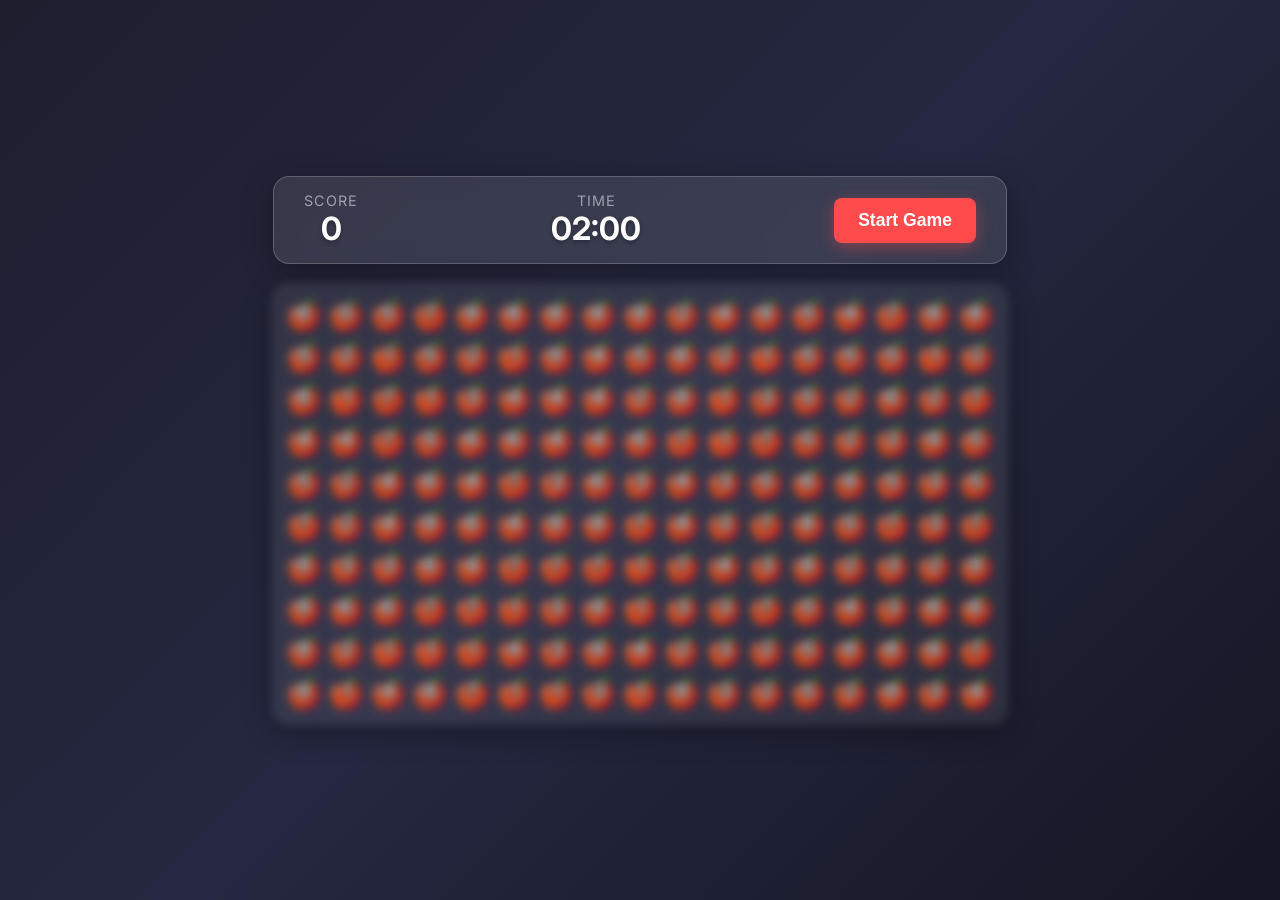
<file: game/index.html>
<!DOCTYPE html>
<html lang="ko">
<head>
    <meta charset="UTF-8">
    <meta name="viewport" content="width=device-width, initial-scale=1.0, maximum-scale=1.0, user-scalable=no">
    <title>사과 10 만들기 게임</title>
    <link rel="stylesheet" href="style.css">
    <link href="https://fonts.googleapis.com/css2?family=Inter:wght@400;600;700&display=swap" rel="stylesheet">
</head>
<body>
    <div id="game-container">
        <header class="header">
            <div class="score-container">
                <span class="label">Score</span>
                <span id="score">0</span>
            </div>
            <div class="timer-container">
                <span class="label">Time</span>
                <span id="timer">02:00</span>
            </div>
            <button id="start-btn" class="btn">Start Game</button>
        </header>

        <main id="board" class="board blur">
            <!-- Grid will be generated here -->
        </main>
        
        <div id="game-over-modal" class="modal hidden">
            <div class="modal-content">
                <h2>Game Over!</h2>
                <p>Your Score: <span id="final-score">0</span></p>
                <button id="restart-btn" class="btn">Play Again</button>
            </div>
        </div>
    </div>
    <script src="script.js"></script>
</body>
</html>
</file>
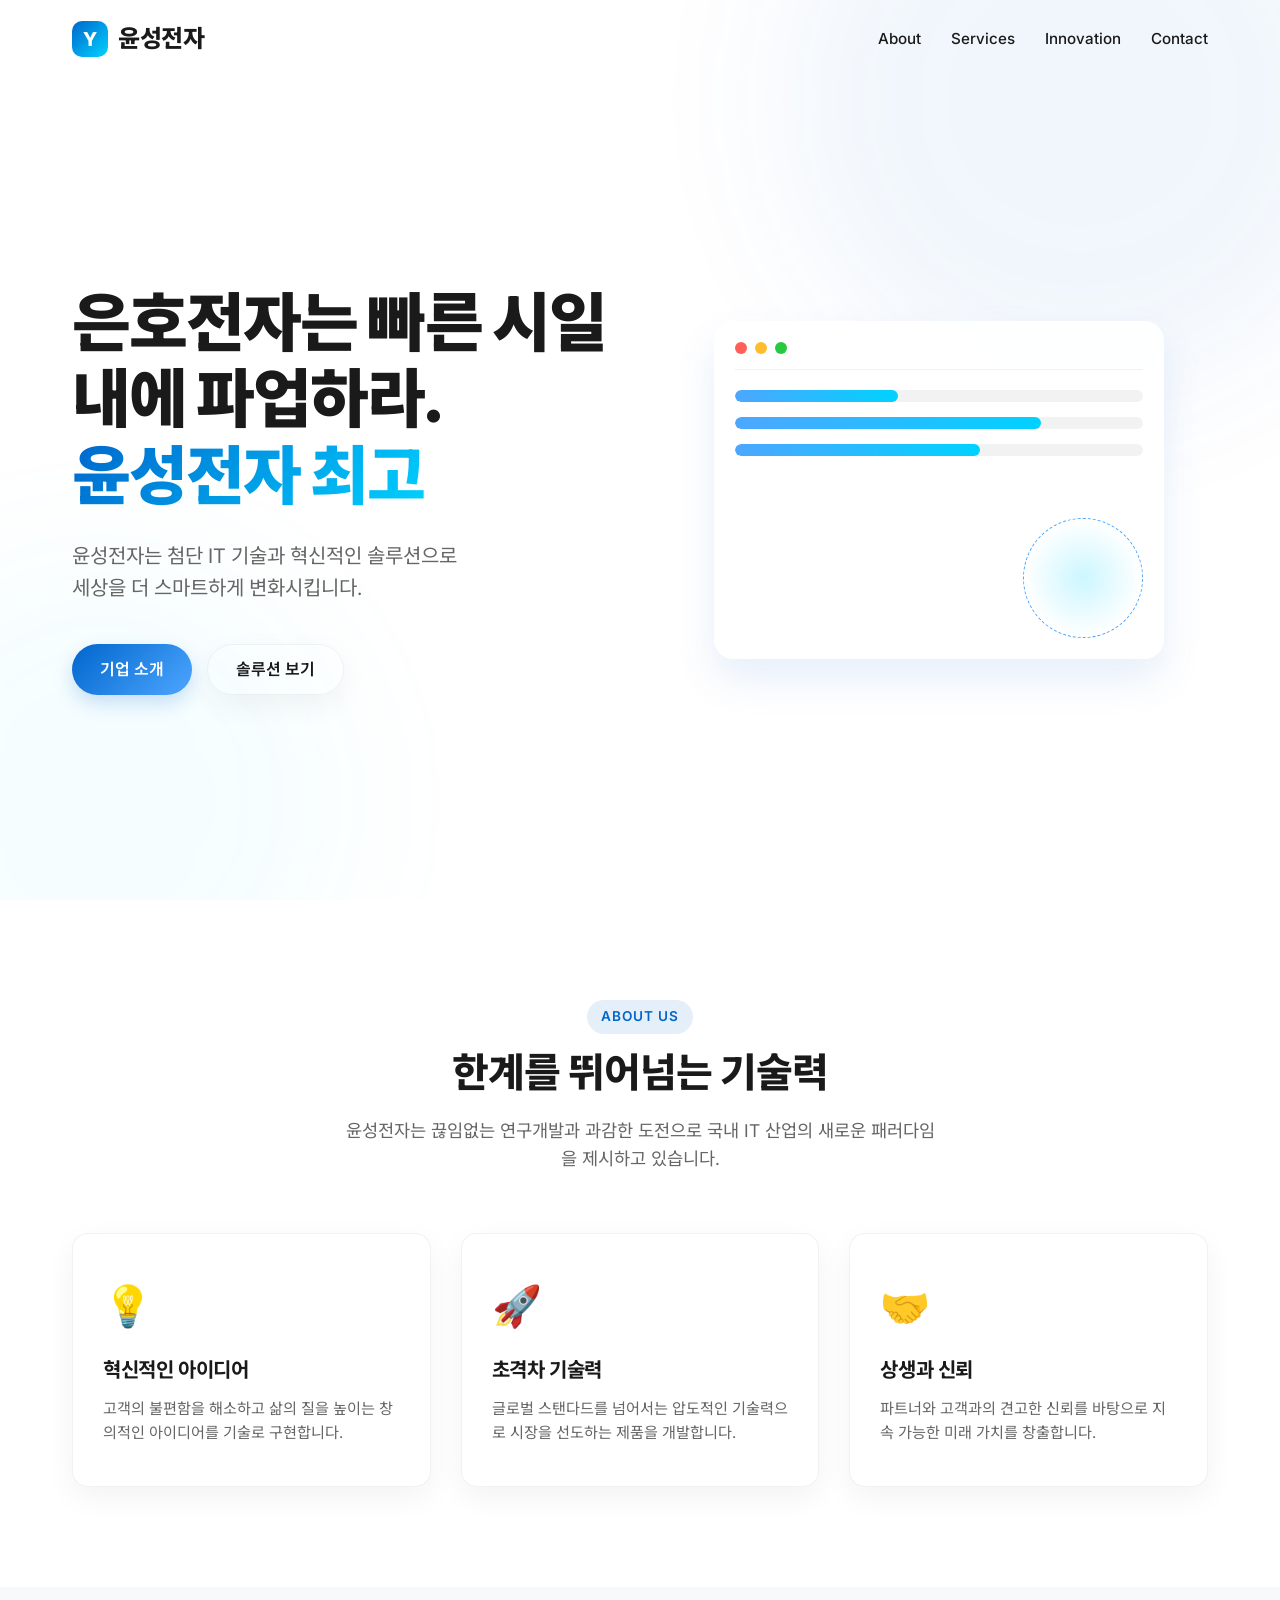
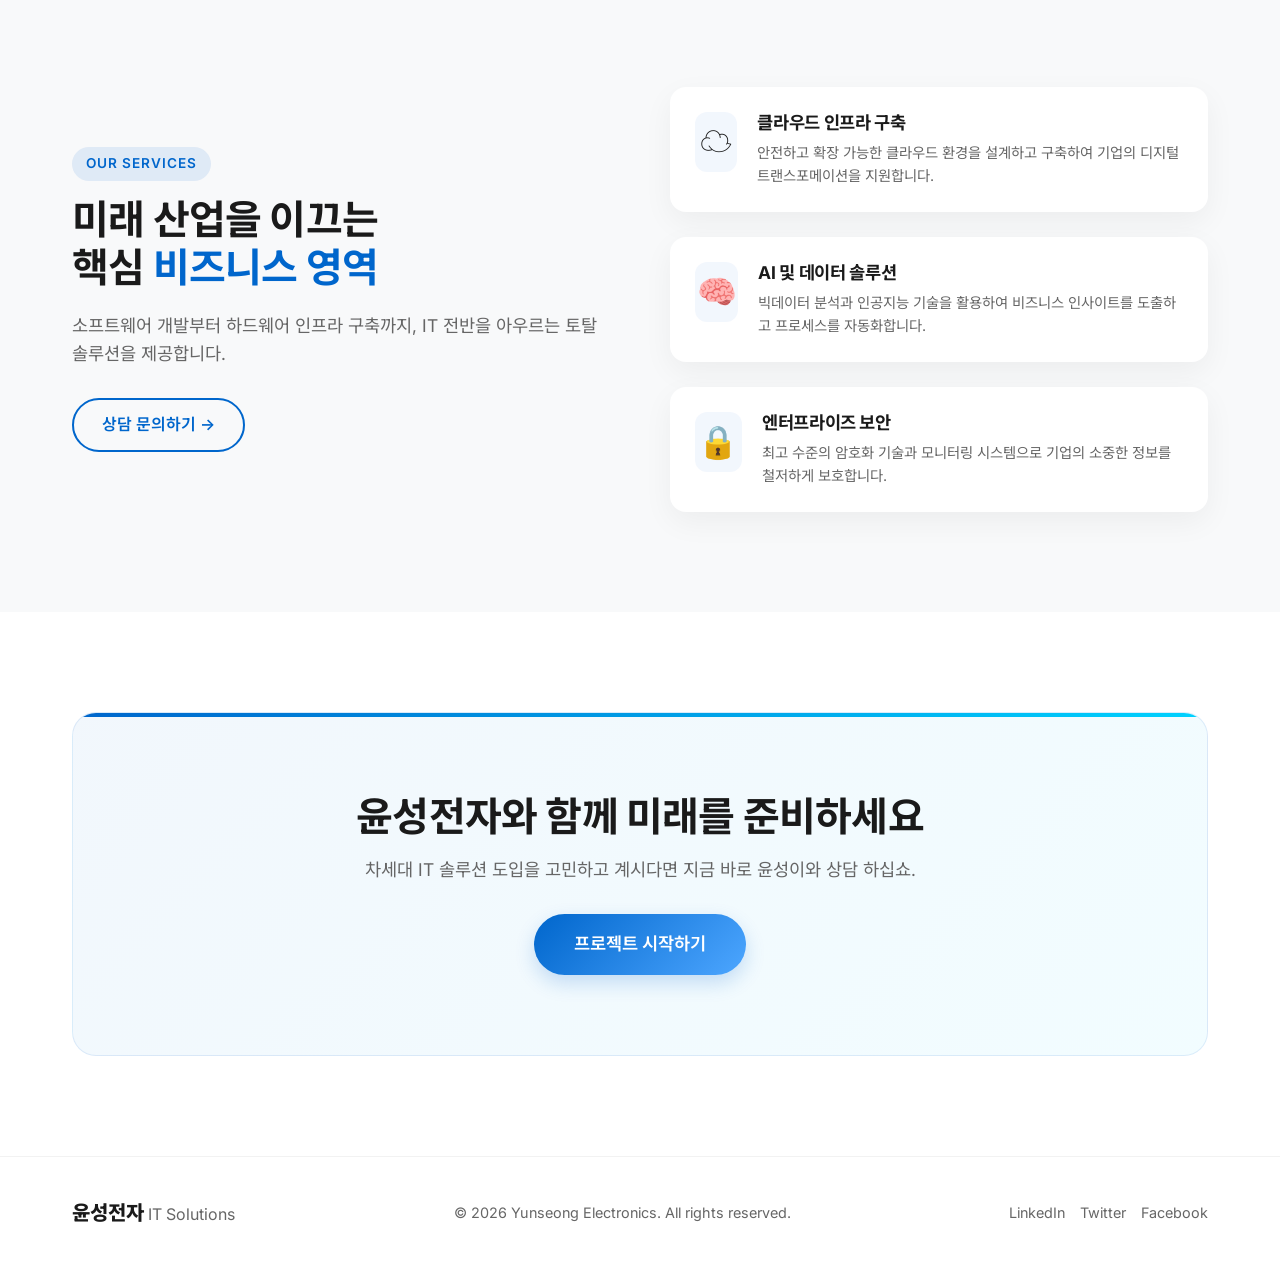
<file: 연숩/index.html>
<!DOCTYPE html>
<html lang="ko">

<head>
    <meta charset="UTF-8">
    <meta name="viewport" content="width=device-width, initial-scale=1.0">
    <meta name="description" content="미래를 혁신하는 IT 리더, 윤성전자의 공식 웹사이트입니다.">
    <title>윤성전자 - 미래 IT의 새로운 기준</title>
    <!-- Google Fonts -->
    <link rel="preconnect" href="https://fonts.googleapis.com">
    <link rel="preconnect" href="https://fonts.gstatic.com" crossorigin>
    <link
        href="https://fonts.googleapis.com/css2?family=Inter:wght@300;400;600;800&family=Noto+Sans+KR:wght@300;400;500;700;900&display=swap"
        rel="stylesheet">
    <link rel="stylesheet" href="styles.css">
</head>

<body>
    <!-- Navbar -->
    <header class="navbar">
        <div class="nav-container">
            <a href="#" class="logo">
                <div class="logo-mark">Y</div>
                <span>윤성전자</span>
            </a>
            <nav class="nav-links">
                <a href="#about">About</a>
                <a href="#services">Services</a>
                <a href="#innovation">Innovation</a>
                <a href="#contact">Contact</a>
            </nav>
            <button class="menu-btn" aria-label="Toggle Menu">
                <span class="hamburger"></span>
            </button>
        </div>
    </header>

    <main>
        <!-- Hero Section -->
        <section id="hero" class="hero">
            <div class="hero-bg-shapes">
                <div class="shape shape-1"></div>
                <div class="shape shape-2"></div>
            </div>
            <div class="container hero-content">
                <div class="hero-text fade-up">
                    <h1 class="hero-title">은호전자는 빠른 시일 내에 파업하라.<br><span class="text-gradient">윤성전자 최고</span>
                    </h1>
                    <p class="hero-subtitle">윤성전자는 첨단 IT 기술과 혁신적인 솔루션으로<br>세상을 더 스마트하게 변화시킵니다.</p>
                    <div class="hero-actions">
                        <a href="#about" class="btn btn-primary">기업 소개</a>
                        <a href="#services" class="btn btn-secondary">솔루션 보기</a>
                    </div>
                </div>
                <div class="hero-visual fade-up delay-1">
                    <div class="glass-card main-visual-card">
                        <div class="card-header">
                            <div class="dot red"></div>
                            <div class="dot yellow"></div>
                            <div class="dot green"></div>
                        </div>
                        <div class="card-body">
                            <div class="visual-line line-1"></div>
                            <div class="visual-line line-2"></div>
                            <div class="visual-line line-3"></div>
                            <div class="hologram-circle"></div>
                        </div>
                    </div>
                </div>
            </div>
        </section>

        <!-- About Section -->
        <section id="about" class="section about">
            <div class="container">
                <div class="section-header fade-up">
                    <span class="section-badge">About Us</span>
                    <h2>한계를 뛰어넘는 기술력</h2>
                    <p>윤성전자는 끊임없는 연구개발과 과감한 도전으로 국내 IT 산업의 새로운 패러다임을 제시하고 있습니다.</p>
                </div>
                <div class="about-grid">
                    <div class="about-card fade-up">
                        <div class="card-icon">💡</div>
                        <h3>혁신적인 아이디어</h3>
                        <p>고객의 불편함을 해소하고 삶의 질을 높이는 창의적인 아이디어를 기술로 구현합니다.</p>
                    </div>
                    <div class="about-card fade-up delay-1">
                        <div class="card-icon">🚀</div>
                        <h3>초격차 기술력</h3>
                        <p>글로벌 스탠다드를 넘어서는 압도적인 기술력으로 시장을 선도하는 제품을 개발합니다.</p>
                    </div>
                    <div class="about-card fade-up delay-2">
                        <div class="card-icon">🤝</div>
                        <h3>상생과 신뢰</h3>
                        <p>파트너와 고객과의 견고한 신뢰를 바탕으로 지속 가능한 미래 가치를 창출합니다.</p>
                    </div>
                </div>
            </div>
        </section>

        <!-- Services Section -->
        <section id="services" class="section services bg-light">
            <div class="container">
                <div class="services-wrapper">
                    <div class="services-info fade-up">
                        <span class="section-badge">Our Services</span>
                        <h2>미래 산업을 이끄는<br>핵심 <span>비즈니스 영역</span></h2>
                        <p>소프트웨어 개발부터 하드웨어 인프라 구축까지, IT 전반을 아우르는 토탈 솔루션을 제공합니다.</p>
                        <a href="#contact" class="btn btn-outline">상담 문의하기 &rarr;</a>
                    </div>
                    <div class="services-list">
                        <div class="feature-item fade-up delay-1">
                            <div class="feature-icon">☁️</div>
                            <div class="feature-text">
                                <h4>클라우드 인프라 구축</h4>
                                <p>안전하고 확장 가능한 클라우드 환경을 설계하고 구축하여 기업의 디지털 트랜스포메이션을 지원합니다.</p>
                            </div>
                        </div>
                        <div class="feature-item fade-up delay-2">
                            <div class="feature-icon">🧠</div>
                            <div class="feature-text">
                                <h4>AI 및 데이터 솔루션</h4>
                                <p>빅데이터 분석과 인공지능 기술을 활용하여 비즈니스 인사이트를 도출하고 프로세스를 자동화합니다.</p>
                            </div>
                        </div>
                        <div class="feature-item fade-up delay-3">
                            <div class="feature-icon">🔒</div>
                            <div class="feature-text">
                                <h4>엔터프라이즈 보안</h4>
                                <p>최고 수준의 암호화 기술과 모니터링 시스템으로 기업의 소중한 정보를 철저하게 보호합니다.</p>
                            </div>
                        </div>
                    </div>
                </div>
            </div>
        </section>

        <!-- Contact Section -->
        <section id="contact" class="section contact">
            <div class="container">
                <div class="contact-box fade-up">
                    <div class="contact-text">
                        <h2>윤성전자와 함께 미래를 준비하세요</h2>
                        <p>차세대 IT 솔루션 도입을 고민하고 계시다면 지금 바로 윤성이와 상담 하십쇼.</p>
                    </div>
                    <a href="#" class="btn btn-primary btn-large">프로젝트 시작하기</a>
                </div>
            </div>
        </section>
    </main>

    <!-- Footer -->
    <footer class="footer">
        <div class="container">
            <div class="footer-bottom">
                <div class="footer-logo">윤성전자 <span>IT Solutions</span></div>
                <p>&copy; 2026 Yunseong Electronics. All rights reserved.</p>
                <div class="social-links">
                    <a href="#">LinkedIn</a>
                    <a href="#">Twitter</a>
                    <a href="#">Facebook</a>
                </div>
            </div>
        </div>
    </footer>

    <script src="script.js"></script>
</body>

</html>
</file>
<file: game/style.css>
:root {
    --bg-gradient: linear-gradient(135deg, #1e1e2f, #252840, #151624);
    --glass-bg: rgba(255, 255, 255, 0.1);
    --glass-border: rgba(255, 255, 255, 0.2);
    --text-color: #f1f1f1;
    --primary: #ff4b4b;
    --highlight: rgba(255, 255, 255, 0.4);
}

* { box-sizing: border-box; margin: 0; padding: 0; user-select: none; }
body {
    font-family: 'Inter', sans-serif;
    background: var(--bg-gradient);
    color: var(--text-color);
    display: flex;
    justify-content: center;
    align-items: center;
    min-height: 100vh;
    overflow: hidden;
}

#game-container {
    display: flex;
    flex-direction: column;
    align-items: center;
    gap: 20px;
    padding: 20px;
}

.header {
    display: flex;
    justify-content: space-between;
    align-items: center;
    width: 100%;
    min-width: 400px;
    background: var(--glass-bg);
    padding: 15px 30px;
    border-radius: 16px;
    backdrop-filter: blur(10px);
    border: 1px solid var(--glass-border);
    box-shadow: 0 8px 32px rgba(0, 0, 0, 0.3);
}

.score-container, .timer-container {
    display: flex;
    flex-direction: column;
    align-items: center;
}

.label { font-size: 0.9rem; color: #a0a0b0; text-transform: uppercase; letter-spacing: 1px; }
#score, #timer { font-size: 2rem; font-weight: 700; color: #fff; text-shadow: 0 2px 4px rgba(0,0,0,0.3); }

.btn {
    background: var(--primary);
    color: white;
    border: none;
    padding: 12px 24px;
    font-size: 1.1rem;
    font-weight: 600;
    border-radius: 8px;
    cursor: pointer;
    transition: transform 0.2s, background 0.2s, box-shadow 0.2s;
    outline: none;
    box-shadow: 0 4px 15px rgba(255, 75, 75, 0.4);
}
.btn:hover { background: #ff3333; transform: translateY(-2px); box-shadow: 0 6px 20px rgba(255, 75, 75, 0.6); }
.btn:active { transform: translateY(0); box-shadow: 0 2px 10px rgba(255, 75, 75, 0.4); }

.board {
    position: relative;
    display: grid;
    grid-template-columns: repeat(17, 40px);
    grid-template-rows: repeat(10, 40px);
    gap: 2px;
    background: var(--glass-bg);
    padding: 10px;
    border-radius: 16px;
    backdrop-filter: blur(10px);
    border: 1px solid var(--glass-border);
    box-shadow: 0 8px 32px rgba(0, 0, 0, 0.4);
    touch-action: none; /* Prevent scrolling while dragging on touch */
}
.board.blur {
    filter: blur(5px);
    pointer-events: none;
    opacity: 0.8;
}

.cell {
    width: 40px;
    height: 40px;
    display: flex;
    justify-content: center;
    align-items: center;
    position: relative;
    font-size: 1.8rem;
    line-height: 1;
    border-radius: 8px;
    transition: transform 0.15s ease, opacity 0.3s ease-out;
    cursor: pointer;
}

.cell .number {
    position: absolute;
    top: 45%;
    left: 50%;
    transform: translate(-50%, -50%);
    font-size: 1.3rem;
    font-weight: 800;
    color: white;
    text-shadow: 1px 1px 2px rgba(0,0,0,1), -1px -1px 2px rgba(0,0,0,1), 0px 0px 4px rgba(0,0,0,0.8);
    pointer-events: none;
}

/* Popping animation */
.cell.popped {
    transform: scale(0) rotate(15deg);
    opacity: 0;
    pointer-events: none;
}

.cell.highlight {
    background: rgba(255, 255, 255, 0.25);
    transform: scale(1.15);
    box-shadow: 0 0 15px rgba(255, 255, 255, 0.5);
    z-index: 10;
}

.hidden { display: none !important; }

.modal {
    position: fixed;
    top: 0; left: 0; right: 0; bottom: 0;
    background: rgba(0, 0, 0, 0.75);
    display: flex;
    justify-content: center;
    align-items: center;
    z-index: 100;
    backdrop-filter: blur(8px);
}

.modal-content {
    background: rgba(30, 30, 45, 0.9);
    padding: 50px;
    border-radius: 20px;
    text-align: center;
    border: 1px solid var(--glass-border);
    box-shadow: 0 20px 60px rgba(0,0,0,0.6);
    animation: slideUp 0.5s cubic-bezier(0.175, 0.885, 0.32, 1.275);
}

.modal-content h2 { font-size: 3rem; margin-bottom: 20px; color: var(--primary); text-shadow: 0 2px 10px rgba(255,75,75,0.3); }
.modal-content p { font-size: 1.8rem; margin-bottom: 35px; }
#final-score { font-weight: 800; color: #ffda4b; }

@keyframes slideUp {
    from { opacity: 0; transform: translateY(60px) scale(0.9); }
    to { opacity: 1; transform: translateY(0) scale(1); }
}

.floating-score {
    position: absolute;
    color: #ffd700;
    font-size: 1.8rem;
    font-weight: 800;
    text-shadow: 0 3px 8px rgba(0,0,0,0.6);
    animation: floatUp 0.8s cubic-bezier(0.2, 0.8, 0.2, 1) forwards;
    pointer-events: none;
    z-index: 30;
}

@keyframes floatUp {
    0% { transform: translateY(0) scale(1); opacity: 1; }
    50% { transform: translateY(-30px) scale(1.2); opacity: 0.9; }
    100% { transform: translateY(-60px) scale(1); opacity: 0; }
}
</file>
<file: 연숩/styles.css>
:root {
    --primary-color: #0066cc;
    --primary-light: #4da6ff;
    --secondary-color: #00d2ff;
    --text-main: #1a1a1a;
    --text-muted: #666666;
    --bg-main: #ffffff;
    --bg-alt: #f8f9fa;
    --bg-card: rgba(255, 255, 255, 0.9);
    --border-color: rgba(0, 0, 0, 0.05);
    --glass-bg: rgba(255, 255, 255, 0.85);
    --shadow-soft: 0 10px 30px rgba(0, 0, 0, 0.05);
    --shadow-hover: 0 20px 40px rgba(0, 102, 204, 0.1);
    --font-sans: 'Inter', 'Noto Sans KR', sans-serif;
}

* {
    margin: 0;
    padding: 0;
    box-sizing: border-box;
}

html {
    scroll-behavior: smooth;
}

body {
    font-family: var(--font-sans);
    color: var(--text-main);
    background-color: var(--bg-main);
    line-height: 1.6;
    overflow-x: hidden;
}

/* Utilities */
.container {
    max-width: 1200px;
    margin: 0 auto;
    padding: 0 2rem;
}

.text-gradient {
    background: linear-gradient(135deg, var(--primary-color), var(--secondary-color));
    -webkit-background-clip: text;
    -webkit-text-fill-color: transparent;
    background-clip: text;
}

.section {
    padding: 100px 0;
}

.section-header {
    text-align: center;
    margin-bottom: 60px;
}

.section-badge {
    display: inline-block;
    padding: 6px 14px;
    background-color: rgba(0, 102, 204, 0.1);
    color: var(--primary-color);
    border-radius: 30px;
    font-size: 0.85rem;
    font-weight: 600;
    margin-bottom: 15px;
    text-transform: uppercase;
    letter-spacing: 1px;
}

.section-header h2 {
    font-size: 2.5rem;
    font-weight: 800;
    margin-bottom: 20px;
}

.section-header p {
    color: var(--text-muted);
    font-size: 1.1rem;
    max-width: 600px;
    margin: 0 auto;
}

/* Typography styles */
h1, h2, h3, h4 {
    line-height: 1.2;
    font-weight: 700;
    letter-spacing: -0.02em;
}

a {
    text-decoration: none;
    color: inherit;
    transition: color 0.3s ease;
}

ul {
    list-style: none;
}

/* Buttons */
.btn {
    display: inline-flex;
    align-items: center;
    justify-content: center;
    padding: 12px 28px;
    border-radius: 50px;
    font-weight: 600;
    font-size: 1rem;
    cursor: pointer;
    transition: all 0.3s cubic-bezier(0.25, 1, 0.5, 1);
    border: none;
    text-align: center;
}

.btn-primary {
    background: linear-gradient(135deg, var(--primary-color), var(--primary-light));
    color: white;
    box-shadow: 0 8px 20px rgba(0, 102, 204, 0.2);
}

.btn-primary:hover {
    transform: translateY(-2px);
    box-shadow: 0 12px 25px rgba(0, 102, 204, 0.3);
    color: white;
}

.btn-secondary {
    background-color: transparent;
    color: var(--text-main);
    border: 1px solid var(--border-color);
    box-shadow: var(--shadow-soft);
}

.btn-secondary:hover {
    border-color: var(--primary-color);
    color: var(--primary-color);
    background-color: var(--bg-main);
    transform: translateY(-2px);
}

.btn-outline {
    background: transparent;
    color: var(--primary-color);
    border: 2px solid var(--primary-color);
}

.btn-outline:hover {
    background: var(--primary-color);
    color: white;
}

.btn-large {
    padding: 16px 40px;
    font-size: 1.1rem;
}

/* Navbar */
.navbar {
    position: fixed;
    top: 0;
    left: 0;
    width: 100%;
    z-index: 1000;
    transition: all 0.3s ease;
    padding: 20px 0;
    background: transparent;
}

.navbar.scrolled {
    background: var(--glass-bg);
    backdrop-filter: blur(16px);
    -webkit-backdrop-filter: blur(16px);
    padding: 15px 0;
    box-shadow: 0 4px 20px rgba(0, 0, 0, 0.05);
    border-bottom: 1px solid rgba(255, 255, 255, 0.5);
}

.nav-container {
    max-width: 1200px;
    margin: 0 auto;
    padding: 0 2rem;
    display: flex;
    justify-content: space-between;
    align-items: center;
}

.logo {
    display: flex;
    align-items: center;
    gap: 10px;
    font-size: 1.5rem;
    font-weight: 800;
    letter-spacing: -0.5px;
}

.logo-mark {
    width: 36px;
    height: 36px;
    background: linear-gradient(135deg, var(--primary-color), var(--secondary-color));
    color: white;
    display: flex;
    align-items: center;
    justify-content: center;
    border-radius: 10px;
    font-size: 1.2rem;
}

.nav-links {
    display: flex;
    gap: 30px;
}

.nav-links a {
    font-weight: 500;
    font-size: 0.95rem;
    position: relative;
}

.nav-links a::after {
    content: '';
    position: absolute;
    bottom: -5px;
    left: 0;
    width: 0;
    height: 2px;
    background-color: var(--primary-color);
    transition: width 0.3s ease;
}

.nav-links a:hover::after {
    width: 100%;
}

.nav-links a:hover {
    color: var(--primary-color);
}

.menu-btn {
    display: none;
    background: none;
    border: none;
    cursor: pointer;
    padding: 5px;
}

.hamburger {
    display: block;
    width: 24px;
    height: 2px;
    background-color: var(--text-main);
    position: relative;
    transition: all 0.3s ease;
}

.hamburger::before, .hamburger::after {
    content: '';
    position: absolute;
    width: 24px;
    height: 2px;
    background-color: var(--text-main);
    transition: all 0.3s ease;
    left: 0;
}

.hamburger::before {
    top: -8px;
}

.hamburger::after {
    top: 8px;
}

/* Hero Section */
.hero {
    position: relative;
    min-height: 100vh;
    display: flex;
    align-items: center;
    padding-top: 80px;
    overflow: hidden;
}

.hero-bg-shapes {
    position: absolute;
    top: 0;
    left: 0;
    width: 100%;
    height: 100%;
    z-index: -1;
    overflow: hidden;
}

.shape {
    position: absolute;
    border-radius: 50%;
    filter: blur(80px);
    opacity: 0.4;
    animation: float 20s infinite ease-in-out alternate;
}

.shape-1 {
    width: 600px;
    height: 600px;
    background: rgba(0, 102, 204, 0.15);
    top: -200px;
    right: -100px;
}

.shape-2 {
    width: 500px;
    height: 500px;
    background: rgba(0, 210, 255, 0.1);
    bottom: -150px;
    left: -150px;
    animation-delay: -5s;
}

@keyframes float {
    0% { transform: translate(0, 0) scale(1); }
    50% { transform: translate(-30px, 50px) scale(1.05); }
    100% { transform: translate(50px, -30px) scale(0.95); }
}

.hero-content {
    display: grid;
    grid-template-columns: 1fr 1fr;
    gap: 60px;
    align-items: center;
    width: 100%;
}

.hero-text {
    z-index: 2;
}

.hero-title {
    font-size: 4rem;
    font-weight: 900;
    margin-bottom: 25px;
    letter-spacing: -0.03em;
}

.hero-subtitle {
    font-size: 1.25rem;
    color: var(--text-muted);
    margin-bottom: 40px;
}

.hero-actions {
    display: flex;
    gap: 15px;
}

.hero-visual {
    position: relative;
    z-index: 2;
    display: flex;
    justify-content: center;
    align-items: center;
}

/* Glass Card 3D UI */
.glass-card {
    background: var(--bg-card);
    backdrop-filter: blur(20px);
    -webkit-backdrop-filter: blur(20px);
    border: 1px solid rgba(255, 255, 255, 0.4);
    border-radius: 20px;
    box-shadow: var(--shadow-hover);
    padding: 20px;
    overflow: hidden;
}

.main-visual-card {
    width: 100%;
    max-width: 450px;
    aspect-ratio: 4/3;
    display: flex;
    flex-direction: column;
    animation: float-y 6s ease-in-out infinite;
}

@keyframes float-y {
    0% { transform: translateY(0); }
    50% { transform: translateY(-15px); }
    100% { transform: translateY(0); }
}

.card-header {
    display: flex;
    gap: 8px;
    margin-bottom: 20px;
    padding-bottom: 15px;
    border-bottom: 1px solid var(--border-color);
}

.dot {
    width: 12px;
    height: 12px;
    border-radius: 50%;
}

.dot.red { background-color: #ff5f56; }
.dot.yellow { background-color: #ffbd2e; }
.dot.green { background-color: #27c93f; }

.card-body {
    flex: 1;
    position: relative;
    display: flex;
    flex-direction: column;
    gap: 15px;
}

.visual-line {
    height: 12px;
    border-radius: 6px;
    background: var(--border-color);
    overflow: hidden;
}

.visual-line::after {
    content: '';
    display: block;
    height: 100%;
    background: linear-gradient(90deg, var(--primary-light), var(--secondary-color));
    border-radius: 6px;
}

.line-1::after { width: 40%; animation: pulse-width 3s infinite alternate; }
.line-2::after { width: 75%; animation: pulse-width 4s infinite alternate-reverse; }
.line-3::after { width: 60%; animation: pulse-width 5s infinite alternate; }

@keyframes pulse-width {
    0% { transform: scaleX(0.8); transform-origin: left; }
    100% { transform: scaleX(1.1); transform-origin: left; }
}

.hologram-circle {
    position: absolute;
    bottom: 0;
    right: 0;
    width: 120px;
    height: 120px;
    border-radius: 50%;
    background: radial-gradient(circle, rgba(0,210,255,0.2) 0%, rgba(0,102,204,0) 70%);
    border: 1px dashed var(--primary-light);
    animation: spin 10s linear infinite;
}

@keyframes spin {
    100% { transform: rotate(360deg); }
}

/* About Section */
.about {
    background-color: var(--bg-main);
}

.about-grid {
    display: grid;
    grid-template-columns: repeat(3, 1fr);
    gap: 30px;
}

.about-card {
    background: var(--bg-main);
    border: 1px solid var(--border-color);
    border-radius: 16px;
    padding: 40px 30px;
    transition: all 0.3s ease;
    box-shadow: var(--shadow-soft);
}

.about-card:hover {
    transform: translateY(-5px);
    box-shadow: var(--shadow-hover);
    border-color: rgba(0, 102, 204, 0.1);
}

.card-icon {
    font-size: 2.5rem;
    margin-bottom: 20px;
    display: inline-block;
}

.about-card h3 {
    font-size: 1.25rem;
    margin-bottom: 15px;
    color: var(--text-main);
}

.about-card p {
    color: var(--text-muted);
    font-size: 0.95rem;
}

/* Services Section */
.bg-light {
    background-color: var(--bg-alt);
    position: relative;
}

.services-wrapper {
    display: grid;
    grid-template-columns: 1fr 1fr;
    gap: 60px;
    align-items: center;
}

.services-info h2 {
    font-size: 2.5rem;
    margin-bottom: 20px;
}

.services-info h2 span {
    color: var(--primary-color);
}

.services-info p {
    color: var(--text-muted);
    margin-bottom: 30px;
    font-size: 1.1rem;
}

.services-list {
    display: flex;
    flex-direction: column;
    gap: 25px;
}

.feature-item {
    display: flex;
    gap: 20px;
    background: var(--bg-main);
    padding: 25px;
    border-radius: 16px;
    box-shadow: var(--shadow-soft);
    transition: transform 0.3s ease;
}

.feature-item:hover {
    transform: translateX(5px);
}

.feature-icon {
    font-size: 2rem;
    display: flex;
    align-items: center;
    justify-content: center;
    width: 60px;
    height: 60px;
    background: rgba(0, 102, 204, 0.05);
    border-radius: 12px;
}

.feature-text h4 {
    font-size: 1.1rem;
    margin-bottom: 8px;
}

.feature-text p {
    color: var(--text-muted);
    font-size: 0.9rem;
}

/* Contact Space */
.contact {
    background-color: var(--bg-main);
}

.contact-box {
    background: linear-gradient(135deg, rgba(0, 102, 204, 0.05), rgba(0, 210, 255, 0.05));
    border-radius: 24px;
    padding: 80px 40px;
    text-align: center;
    border: 1px solid rgba(0, 102, 204, 0.1);
    position: relative;
    overflow: hidden;
}

.contact-box::before {
    content: '';
    position: absolute;
    top: 0;
    left: 0;
    width: 100%;
    height: 4px;
    background: linear-gradient(90deg, var(--primary-color), var(--secondary-color));
}

.contact-text h2 {
    font-size: 2.5rem;
    margin-bottom: 15px;
}

.contact-text p {
    color: var(--text-muted);
    font-size: 1.1rem;
    margin-bottom: 30px;
}

/* Footer */
.footer {
    background-color: var(--bg-main);
    padding: 40px 0;
    border-top: 1px solid var(--border-color);
}

.footer-bottom {
    display: flex;
    justify-content: space-between;
    align-items: center;
    flex-wrap: wrap;
    gap: 20px;
}

.footer-logo {
    font-weight: 800;
    font-size: 1.25rem;
}

.footer-logo span {
    font-weight: 400;
    color: var(--text-muted);
    font-size: 1rem;
}

.footer-bottom p {
    color: var(--text-muted);
    font-size: 0.9rem;
}

.social-links {
    display: flex;
    gap: 15px;
}

.social-links a {
    color: var(--text-muted);
    font-size: 0.9rem;
}

.social-links a:hover {
    color: var(--primary-color);
}

/* Animations */
.fade-up {
    opacity: 0;
    transform: translateY(30px);
    transition: opacity 0.8s cubic-bezier(0.25, 1, 0.5, 1), transform 0.8s cubic-bezier(0.25, 1, 0.5, 1);
}

.fade-up.visible {
    opacity: 1;
    transform: translateY(0);
}

.delay-1 { transition-delay: 0.1s; }
.delay-2 { transition-delay: 0.2s; }
.delay-3 { transition-delay: 0.3s; }

/* Responsive */
@media (max-width: 992px) {
    .hero-content, .services-wrapper {
        grid-template-columns: 1fr;
        text-align: center;
    }
    
    .hero-text {
        order: 1;
    }
    
    .hero-visual {
        order: 2;
        margin-top: 40px;
    }
    
    .hero-actions, .services-info {
        justify-content: center;
        display: flex;
        flex-direction: column;
        align-items: center;
    }
    
    .about-grid {
        grid-template-columns: repeat(2, 1fr);
    }
}

@media (max-width: 768px) {
    .nav-links {
        display: none;
        flex-direction: column;
        position: absolute;
        top: 100%;
        left: 0;
        width: 100%;
        background: var(--glass-bg);
        backdrop-filter: blur(16px);
        padding: 20px;
        box-shadow: 0 10px 20px rgba(0,0,0,0.05);
        border-bottom: 1px solid var(--border-color);
    }

    .nav-links.active {
        display: flex;
    }

    .menu-btn {
        display: block;
    }

    .hero-title {
        font-size: 2.8rem;
    }

    .about-grid {
        grid-template-columns: 1fr;
    }

    .section {
        padding: 70px 0;
    }
    
    .services-info h2, .contact-text h2 {
        font-size: 2rem;
    }
}
</file>
